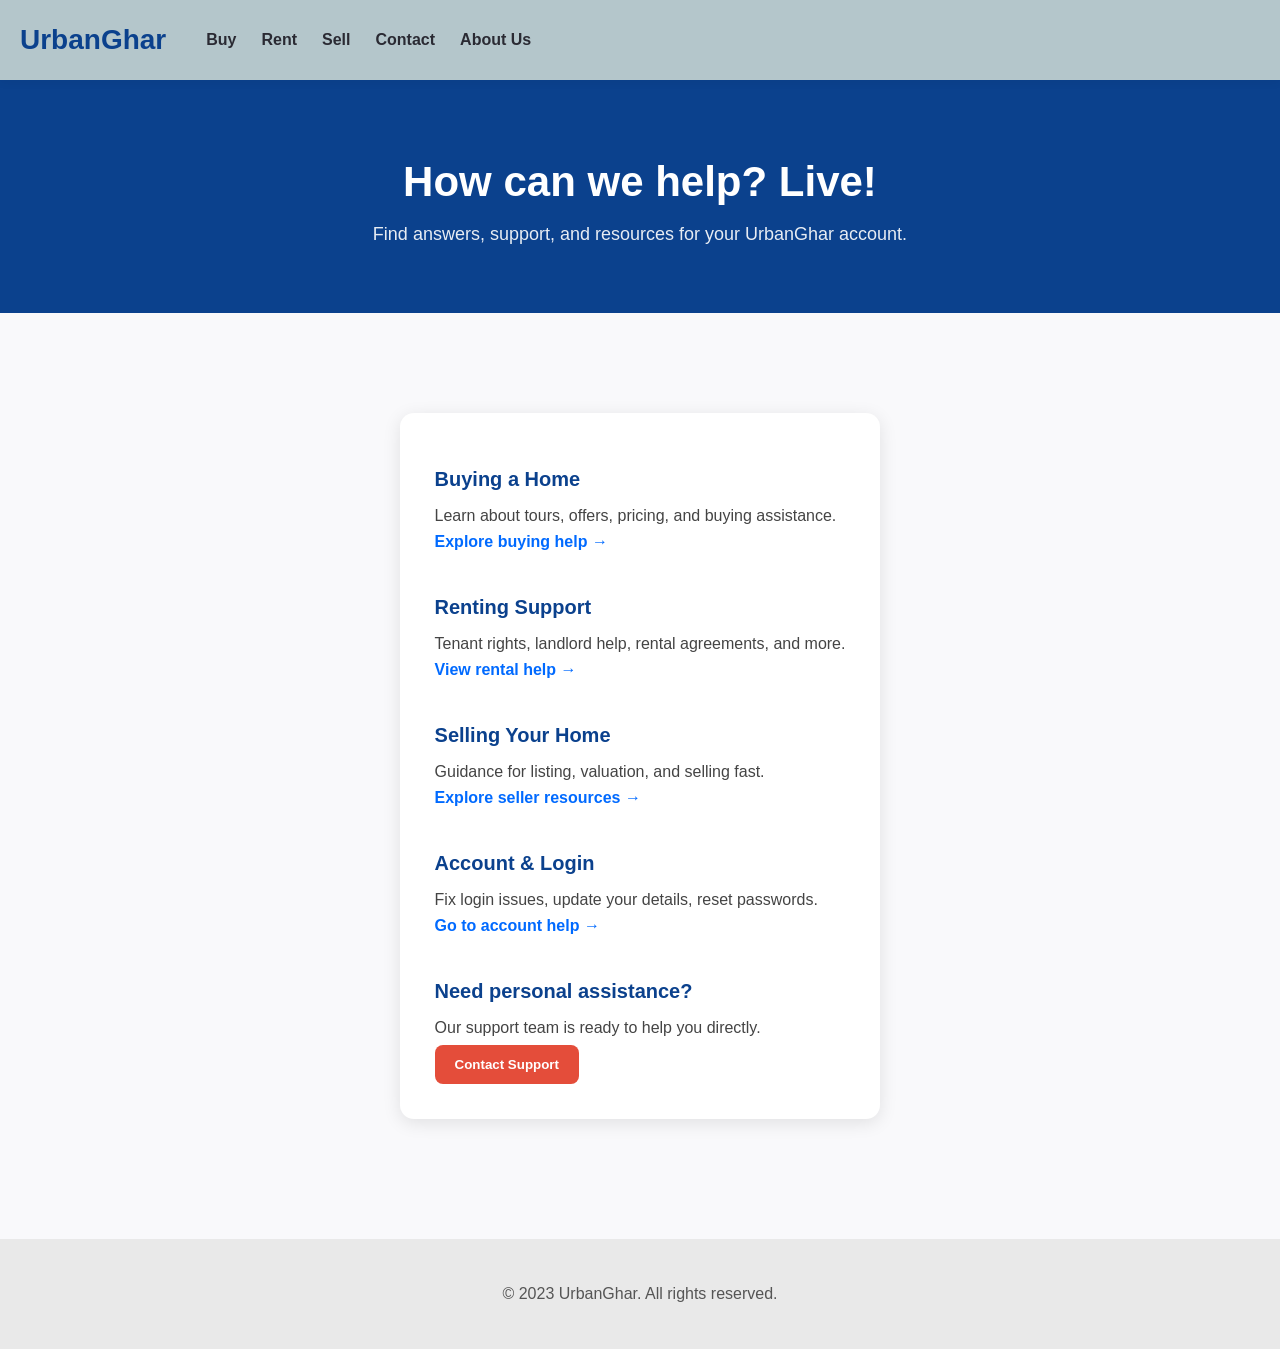
<file: help.html>
<!DOCTYPE html>
<html lang="en">
<head>
<meta charset="UTF-8">
<meta name="viewport" content="width=device-width, initial-scale=1.0">
<title>Get Help | UrbanGhar</title>
<link rel="stylesheet" href="help.css">
</head>

<body>

<header>
    <a href="#" id="logo">UrbanGhar</a>
    <nav>
        <ul>
            <li><a href="#">Buy</a></li>
            <li><a href="#">Rent</a></li>
            <li><a href="#">Sell</a></li>
            <li><a href="#">Contact</a></li>
            <li><a href="#">About Us</a></li>
        </ul>
    </nav>
</header>

<div class="hero">
    <h1>How can we help?</h1>
    <p>Find answers, support, and resources for your UrbanGhar account.</p>
</div>

<div class="container">
    <div class="help-box"> 
        <div class="help-item">
            <h3>Buying a Home</h3>
            <p>Learn about tours, offers, pricing, and buying assistance.</p>
            <a href="#">Explore buying help →</a>
        </div>
        <div class="help-item">
            <h3>Renting Support</h3>
            <p>Tenant rights, landlord help, rental agreements, and more.</p>
            <a href="#">View rental help →</a>
        </div>
        <div class="help-item">
            <h3>Selling Your Home</h3>
            <p>Guidance for listing, valuation, and selling fast.</p>
            <a href="#">Explore seller resources →</a>
        </div>
        <div class="help-item">
            <h3>Account & Login</h3>
            <p>Fix login issues, update your details, reset passwords.</p>
            <a href="#">Go to account help →</a>
        </div>
        <div class="help-item">
            <h3>Need personal assistance?</h3>
            <p>Our support team is ready to help you directly.</p>
            <button class="support-btn" id="supportBtn">Contact Support</button> 
        </div>
        <div id="msg" class="support-card" style="display:none;">
            <h2>Support Request Sent!</h2>
            <p>Our team will contact you shortly with reference ID: <span id="refId"></span></p>
        </div>
    </div>
</div>

<footer>
    <p>&copy; 2023 UrbanGhar. All rights reserved.</p>
</footer>

<script src="help.js"></script>
</body>
</html>
</file>
<file: help.css>
body {
    margin: 0;
    font-family: 'Segoe UI', sans-serif;
    background: #f9f9fb;
    color: #2a2a33;
}

header {
    background-color: #b4c6cb;
    padding: 15px 20px;
    box-shadow: 0 2px 10px rgba(0,0,0,0.05);
    display: flex;
    align-items: center;
    position: sticky;
    top: 0;
    z-index: 1000;
}

#logo {
    font-size: 28px;
    font-weight: bold;
    color: #0b418d;
    text-decoration: none;
}

nav ul {
    list-style: none;
    display: flex;
    gap: 25px;
}

nav a {
    text-decoration: none;
    color: #2a2a33;
    font-weight: 600;
}

.hero {
    background: #0b418d;
    padding: 50px 20px;
    text-align: center;
    color: white;
}

.hero h1 {
    font-size: 42px;
    margin-bottom: 10px;
}

.hero p {
    font-size: 18px;
    opacity: 0.9;
}

.container {
    max-width: 1150px;
    margin: 40px auto;
    padding: 20px;
    display: grid;
    grid-template-columns: repeat(auto-fit, minmax(280px, 1fr));
    gap: 25px;
}

.help-box {
    background: white;
    max-width: 900px;
    margin: 40px auto;
    padding: 35px;
    border-radius: 14px;
    box-shadow: 0 4px 18px rgba(0,0,0,0.1);
    display: grid;
    gap: 25px;
}

.help-item h3 {
    font-size: 20px;
    color: #0b418d;
    margin-bottom: 6px;
}

.help-item p {
    color: #444;
    margin-bottom: 8px;
}

.help-item a {
    color: #006aff;
    text-decoration: none;
    font-weight: 600;
}

.help-item a:hover {
    text-decoration: underline;
}

.support-btn {
    background: #e44d3a;
    color: white;
    padding: 12px 20px;
    border: none;
    border-radius: 8px;
    cursor: pointer;
    font-weight: 600;
    transition: background 0.2s;
}

.support-btn:hover {
    background: #c93e2e;
}

.support-card {
    grid-column: span 2;
    background: white;
    padding: 35px;
    border-radius: 12px;
    text-align: center;
    box-shadow: 0 4px 12px rgba(0,0,0,0.12);
}

.support-card h2 {
    margin: 0;
    font-size: 26px;
    color: #0b418d;
}

.support-card p {
    margin-top: 10px;
    color: #444;
}

footer {
    text-align: center;
    padding: 30px;
    background: #e9e9e9;
    color: #555;
    margin-top: 60px;
}

@media (max-width: 768px) {
    header {
        flex-direction: column;
        gap: 15px;
    }

    nav ul {
        gap: 15px;
    }

    .help-box {
        padding: 25px;
    }

    .support-card {
        grid-column: span 1;
    }
}
</file>
